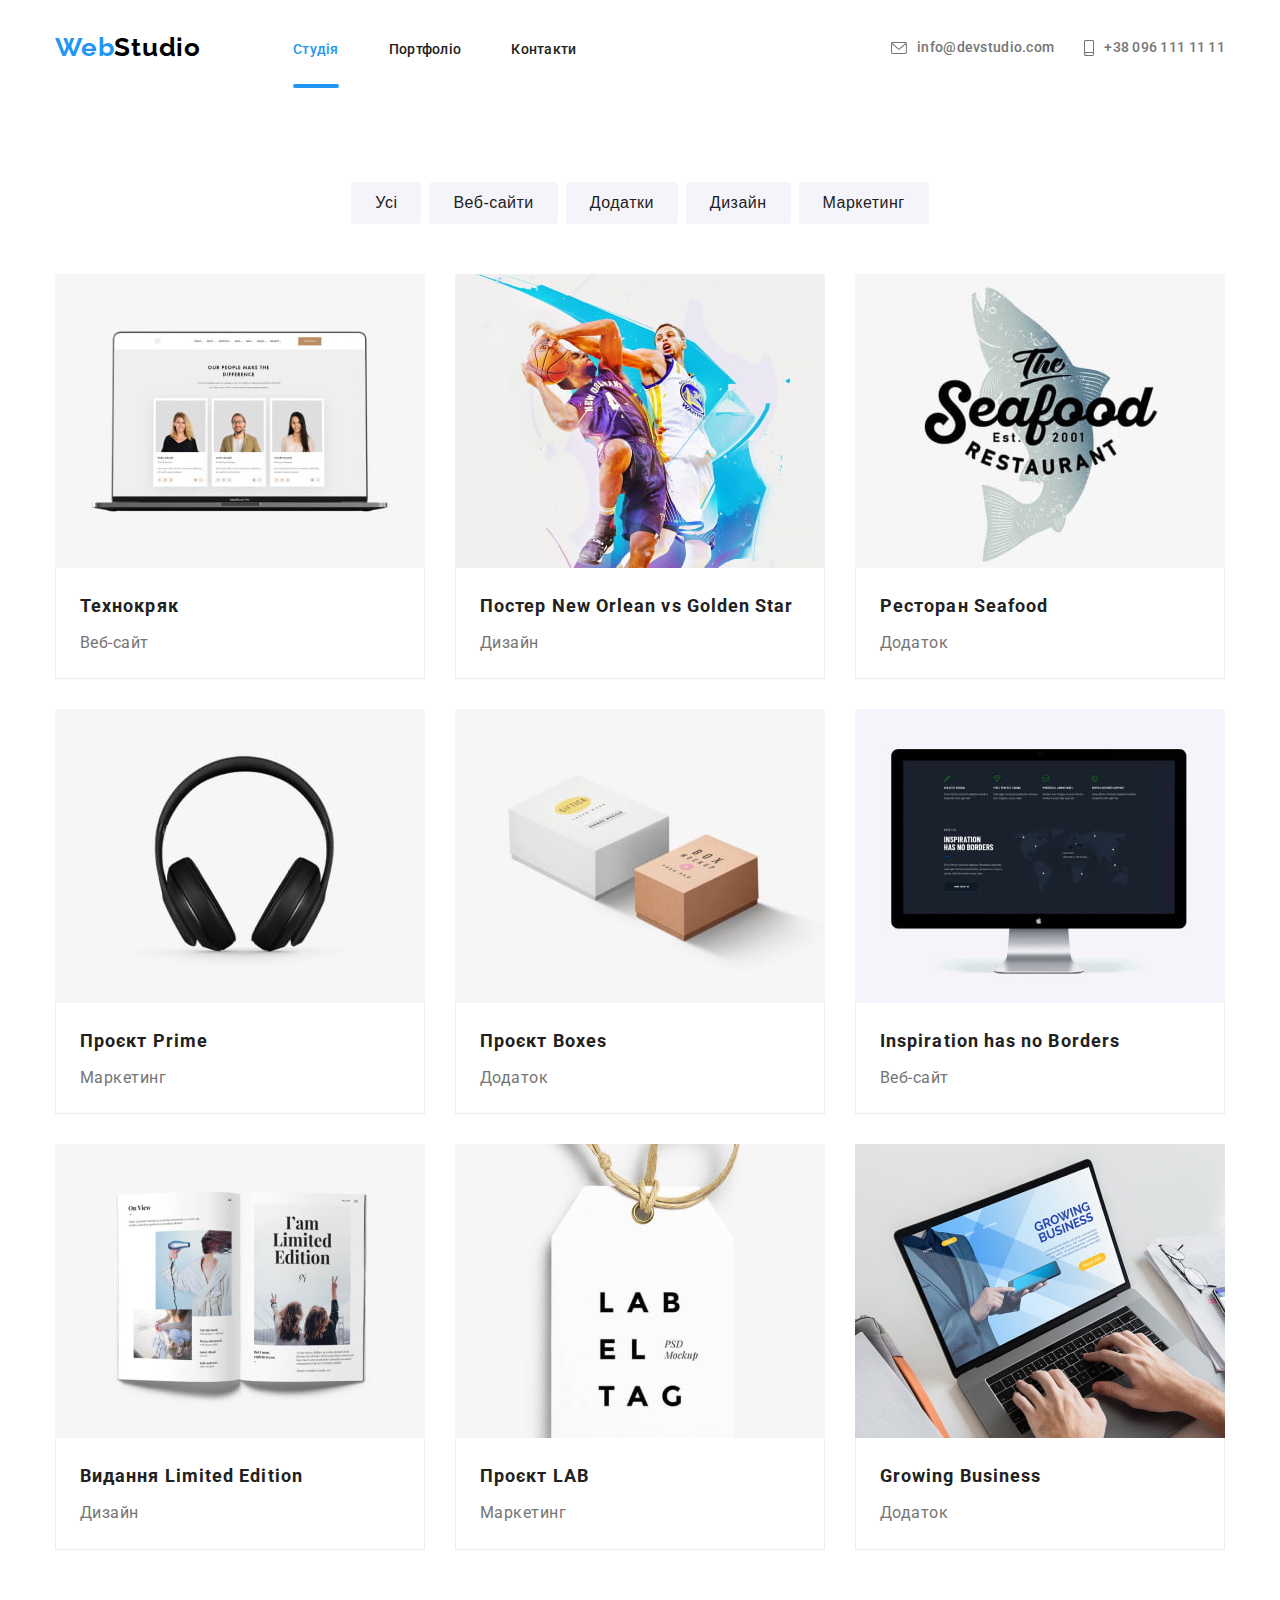
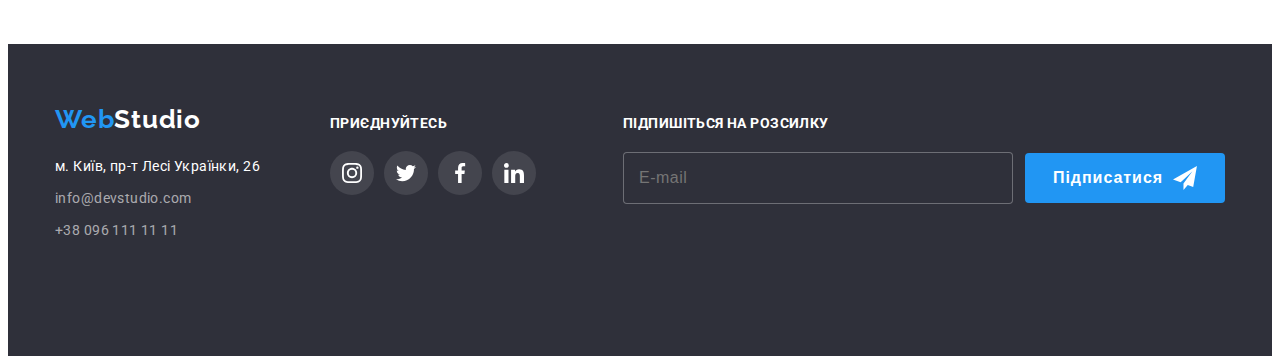
<file: portfolio.html>
<!DOCTYPE html>
<html lang="uk-UA">
  <head>
    <meta charset="UTF-8" />
    <meta http-equiv="X-UA-Compatible" content="IE=edge" />
    <meta name="viewport" content="width=device-width, initial-scale=1.0" />
    <title>goit-markup-hw-08</title>
    <link rel="preconnect" href="https://fonts.googleapis.com" />
    <link rel="preconnect" href="https://fonts.gstatic.com" crossorigin />
    <link
      href="https://fonts.googleapis.com/css2?family=Raleway:wght@700&family=Roboto:wght@400;500;700;900&display=swap"
      rel="stylesheet"
    />
    <link
      rel="stylesheet"
      href="https://cdnjs.cloudflare.com/ajax/libs/modern-normalize/1.1.0/modern-normalize.min.css"
      integrity="sha512-wpPYUAdjBVSE4KJnH1VR1HeZfpl1ub8YT/NKx4PuQ5NmX2tKuGu6U/JRp5y+Y8XG2tV+wKQpNHVUX03MfMFn9Q=="
      crossorigin="anonymous"
      referrerpolicy="no-referrer"
    />
    <link rel="stylesheet" href="./css/main.min.css" />
  </head>
  <body class="body">
    <header class="page-header">
      <div class="container">
        <div class="logo">
          <a class="logo__link" href="./index.html" lang="en">
            <span class="logo__span logo__span--main">Web</span>
            <span class="logo__span logo__span--dark">Studio</span>
          </a>
        </div>
        <nav class="nav menu">
          <ul class="nav-list">
            <li class="nav-list__item">
              <a
                class="nav-list__link nav-list__link--current"
                href="./index.html"
              >
                Студія
              </a>
            </li>
            <li class="nav-list__item">
              <a class="nav-list__link" href="./portfolio.html"> Портфоліо </a>
            </li>
            <li class="nav-list__item">
              <a class="nav-list__link" href="link"> Контакти </a>
            </li>
          </ul>
        </nav>
        <button
          class="menu-toggle js-open-menu"
          aria-expanded="false"
          aria-controls="mobile-menu"
        >
          <svg class="menu-toggle__icon" width="24" height="16">
            <use href="./images/icons.svg#menu"></use>
          </svg>
        </button>

        <ul class="contacts-list menu">
          <li class="contacts-list__item">
            <a class="contacts-list__link" href="mailto:info@devstudio.com">
              <svg class="contacts-list__icon" width="16" height="12">
                <use href="./images/icons.svg#envelope-1"></use>
              </svg>
              <p class="contacts-list__text">info@devstudio.com</p>
            </a>
          </li>
          <li class="contacts-list__item">
            <a class="contacts-list__link" href="tel:+380961111111">
              <svg class="contacts-list__icon" width="10" height="16">
                <use href="./images/icons.svg#smartphone-1"></use>
              </svg>
              <p class="contacts-list__text">+38 096 111 11 11</p>
            </a>
          </li>
        </ul>
      </div>
    </header>

    <main>
      <!-- Portfolio Section -->
      <section class="portfolio-section">
        <h1
          class="feature-section feature-section__title feature-section__title--hidden"
        >
          Портфоліо
        </h1>
        <ul class="container btn-set">
          <li>
            <button class="btn-set__button" type="button">Усі</button>
          </li>
          <li>
            <button class="btn-set__button" type="button">Веб-сайти</button>
          </li>
          <li>
            <button class="btn-set__button" type="button">Додатки</button>
          </li>
          <li>
            <button class="btn-set__button" type="button">Дизайн</button>
          </li>
          <li>
            <button class="btn-set__button" type="button">Маркетинг</button>
          </li>
        </ul>
        <div class="container">
          <ul class="card-set">
            <li class="card-item">
              <a
                class="card-item__link"
                href="link"
                target="_blank"
                rel="noopener noreferrer"
              >
                <div class="card-box">
                  <img
                    src="./images/portfolio-img-6.jpg"
                    alt="Технокряк - Веб-сайт"
                    width="370"
                  />
                  <div class="card-box__overlay">
                    <p class="card-box__text">
                      Ресурс пропонує комплексні пропозиції з різним рівнем
                      функціоналу та сервісів. Все це дозволить відвідувачу
                      отримати вичерпні відомості про компанію чи приватну
                      особу.
                    </p>
                  </div>
                </div>
                <div class="card-item__name">
                  <h2 class="card-item__title">Технокряк</h2>
                  <p class="card-item__text">Веб-сайт</p>
                </div>
              </a>
            </li>

            <li class="card-item">
              <a
                class="card-item__link"
                href="link"
                target="_blank"
                rel="noopener noreferrer"
              >
                <div class="card-box">
                  <img
                    src="./images/portfolio-img-4.jpg"
                    alt="Постер New Orlean vs Golden Star - Дизайн"
                    width="370"
                  />
                  <div class="card-box__overlay">
                    <p class="card-box__text">
                      Ресурс пропонує комплексні пропозиції з різним рівнем
                      функціоналу та сервісів. Все це дозволить відвідувачу
                      отримати вичерпні відомості про компанію чи приватну
                      особу.
                    </p>
                  </div>
                </div>
                <div class="card-item__name">
                  <h2 class="card-item__title">
                    Постер <span lang="en">New Orlean vs Golden Star</span>
                  </h2>
                  <p class="card-item__text">Дизайн</p>
                </div>
              </a>
            </li>

            <li class="card-item">
              <a
                class="card-item__link"
                href="link"
                target="_blank"
                rel="noopener noreferrer"
              >
                <div class="card-box">
                  <img
                    src="./images/portfolio-img-5.jpg"
                    alt="Ресторан Seafood - Додаток"
                    width="370"
                  />
                  <div class="card-box__overlay">
                    <p class="card-box__text">
                      Ресурс пропонує комплексні пропозиції з різним рівнем
                      функціоналу та сервісів. Все це дозволить відвідувачу
                      отримати вичерпні відомості про компанію чи приватну
                      особу.
                    </p>
                  </div>
                </div>
                <div class="card-item__name">
                  <h2 class="card-item__title">
                    Ресторан <span lang="en">Seafood</span>
                  </h2>
                  <p class="card-item__text">Додаток</p>
                </div>
              </a>
            </li>

            <li class="card-item">
              <a
                class="card-item__link"
                href="link"
                target="_blank"
                rel="noopener noreferrer"
              >
                <div class="card-box">
                  <img
                    src="./images/portfolio-img-7.jpg"
                    alt="Проєкт Prime - Маркетинг"
                    width="370"
                  />
                  <div class="card-box__overlay">
                    <p class="card-box__text">
                      Ресурс пропонує комплексні пропозиції з різним рівнем
                      функціоналу та сервісів. Все це дозволить відвідувачу
                      отримати вичерпні відомості про компанію чи приватну
                      особу.
                    </p>
                  </div>
                </div>
                <div class="card-item__name">
                  <h2 class="card-item__title">
                    Проєкт <span lang="en">Prime</span>
                  </h2>
                  <p class="card-item__text">Маркетинг</p>
                </div>
              </a>
            </li>

            <li class="card-item">
              <a
                class="card-item__link"
                href="link"
                target="_blank"
                rel="noopener noreferrer"
              >
                <div class="card-box">
                  <img
                    src="./images/portfolio-img-8.jpg"
                    alt="Проєкт Boxes - Додаток"
                    width="370"
                  />
                  <div class="card-box__overlay">
                    <p class="card-box__text">
                      Ресурс пропонує комплексні пропозиції з різним рівнем
                      функціоналу та сервісів. Все це дозволить відвідувачу
                      отримати вичерпні відомості про компанію чи приватну
                      особу.
                    </p>
                  </div>
                </div>
                <div class="card-item__name">
                  <h2 class="card-item__title">
                    Проєкт <span lang="en">Boxes</span>
                  </h2>
                  <p class="card-item__text">Додаток</p>
                </div>
              </a>
            </li>

            <li class="card-item">
              <a
                class="card-item__link"
                href="link"
                target="_blank"
                rel="noopener noreferrer"
              >
                <div class="card-box">
                  <img
                    src="./images/portfolio-img-9.jpg"
                    alt="Inspiration has no Borders - Веб-сайт"
                    width="370"
                  />
                  <div class="card-box__overlay">
                    <p class="card-box__text">
                      Ресурс пропонує комплексні пропозиції з різним рівнем
                      функціоналу та сервісів. Все це дозволить відвідувачу
                      отримати вичерпні відомості про компанію чи приватну
                      особу.
                    </p>
                  </div>
                </div>
                <div class="card-item__name">
                  <h2 class="card-item__title" lang="en">
                    Inspiration has no Borders
                  </h2>
                  <p class="card-item__text">Веб-сайт</p>
                </div>
              </a>
            </li>

            <li class="card-item">
              <a
                class="card-item__link"
                href="link"
                target="_blank"
                rel="noopener noreferrer"
              >
                <div class="card-box">
                  <img
                    src="./images/portfolio-img-1.jpg"
                    alt="Видання Limited Edition - Дизайн"
                    width="370"
                  />
                  <div class="card-box__overlay">
                    <p class="card-box__text">
                      Ресурс пропонує комплексні пропозиції з різним рівнем
                      функціоналу та сервісів. Все це дозволить відвідувачу
                      отримати вичерпні відомості про компанію чи приватну
                      особу.
                    </p>
                  </div>
                </div>
                <div class="card-item__name">
                  <h2 class="card-item__title">
                    Видання <span lang="en">Limited Edition</span>
                  </h2>
                  <p class="card-item__text">Дизайн</p>
                </div>
              </a>
            </li>

            <li class="card-item">
              <a
                class="card-item__link"
                href="link"
                target="_blank"
                rel="noopener noreferrer"
              >
                <div class="card-box">
                  <img
                    src="./images/portfolio-img-2.jpg"
                    alt="Проєкт LAB - Маркетинг"
                    width="370"
                  />
                  <div class="card-box__overlay">
                    <p class="card-box__text">
                      Ресурс пропонує комплексні пропозиції з різним рівнем
                      функціоналу та сервісів. Все це дозволить відвідувачу
                      отримати вичерпні відомості про компанію чи приватну
                      особу.
                    </p>
                  </div>
                </div>
                <div class="card-item__name">
                  <h2 class="card-item__title">
                    Проєкт <span lang="en">LAB</span>
                  </h2>
                  <p class="card-item__text">Маркетинг</p>
                </div>
              </a>
            </li>

            <li class="card-item">
              <a
                class="card-item__link"
                href="link"
                target="_blank"
                rel="noopener noreferrer"
              >
                <div class="card-box">
                  <img
                    src="./images/portfolio-img-3.jpg"
                    alt="Growing Business - Додаток"
                    width="370"
                  />
                  <div class="card-box__overlay">
                    <p class="card-box__text">
                      Ресурс пропонує комплексні пропозиції з різним рівнем
                      функціоналу та сервісів. Все це дозволить відвідувачу
                      отримати вичерпні відомості про компанію чи приватну
                      особу.
                    </p>
                  </div>
                </div>
                <div class="card-item__name">
                  <h2 class="card-item__title" lang="en">Growing Business</h2>
                  <p class="card-item__text">Додаток</p>
                </div>
              </a>
            </li>
          </ul>
        </div>
      </section>
    </main>

    <footer class="footer">
      <div class="container">
        <div class="footer-main-socials">
          <div class="footer-main">
            <div class="logo">
              <a
                class="logo__link logo__link--footer"
                href="./index.html"
                lang="en"
              >
                <span class="logo__span logo__span--main">Web</span>
                <span class="logo__span logo__span--light">Studio</span>
              </a>
            </div>
            <address class="address">
              <ul class="address__list">
                <li class="address__item">м. Київ, пр-т Лесі Українки, 26</li>
                <li class="address__item">
                  <a class="address__link" href="mailto:info@devstudio.com">
                    info@devstudio.com
                  </a>
                </li>
                <li class="address__item">
                  <a class="address__link" href="tel:+380961111111">
                    +38 096 111 11 11
                  </a>
                </li>
              </ul>
            </address>
          </div>
          <div class="footer-socials">
            <h4 class="footer-socials__title">приєднуйтесь</h4>
            <ul class="footer-socials__list">
              <li class="footer-socials__item">
                <a
                  class="footer-socials__link"
                  href="https://www.instagram.com/"
                  target="_blank"
                  rel="noopener noreferrer"
                >
                  <svg class="footer-socials__icon" width="20" height="20">
                    <use href="./images/icons.svg#instagram"></use>
                  </svg>
                </a>
              </li>

              <li class="footer-socials__item">
                <a
                  class="footer-socials__link"
                  href="https://www.twitter.com/"
                  target="_blank"
                  rel="noopener noreferrer"
                >
                  <svg class="footer-socials__icon" width="20" height="20">
                    <use href="./images/icons.svg#twitter"></use>
                  </svg>
                </a>
              </li>

              <li class="footer-socials__item">
                <a
                  class="footer-socials__link"
                  href="https://www.facebook.com/"
                  target="_blank"
                  rel="noopener noreferrer"
                >
                  <svg class="footer-socials__icon" width="20" height="20">
                    <use href="./images/icons.svg#facebook"></use>
                  </svg>
                </a>
              </li>

              <li class="footer-socials__item">
                <a
                  class="footer-socials__link"
                  href="https://www.linkedin.com/"
                  target="_blank"
                  rel="noopener noreferrer"
                >
                  <svg class="footer-socials__icon" width="20" height="20">
                    <use href="./images/icons.svg#linkedin"></use>
                  </svg>
                </a>
              </li>
            </ul>
          </div>
        </div>
        <div class="footer-subscribe">
          <form class="footer-form">
            <p class="footer-form__title">Підпишіться на розсилку</p>
            <div class="footer-form__box">
              <input
                class="footer-form__input"
                type="email"
                name="subscribe"
                placeholder="E-mail"
              />
              <button class="footer-form__btn" type="submit">
                Підписатися
                <svg class="footer-form__icon" width="24" height="24">
                  <use href="./images/icons.svg#send"></use>
                </svg>
              </button>
            </div>
          </form>
        </div>
      </div>
    </footer>
  </body>
</html>
</file>
<file: css/main.min.css>
:root{--brand-color: #757575;--accent-color: #2196F3;--primary-color: #212121;--secondary-color: #000000;--white-color: #FFFFFF;--white-opacity: rgba(255, 255, 255, .6);--bg-color: #2F303A;--button-color: #F5F4FA;--hero-button: #188CE8;--header-line: #ECECEC;--card-border: #EEEEEE;--hero-gradient: rgba(47, 48, 58, 0.4);--occupation-gradient: rgba(47, 48, 58, 0.8);--icon-color: #AFB1B8;--icon-opacity: rgba(255, 255, 255, .1);--overlay-color: rgba(33, 150, 243, 0.9);--backdrop-color: rgba(0, 0, 0, 0.2);--border-color: rgba(0, 0, 0, 0.1);--transition-duration: 250ms;--cubic-bezier: cubic-bezier(0.4, 0, 0.2, 1)}ul,p,h1,h2,h3,h4,h5,h6,span,div,a{list-style:none;padding:0;margin:0;text-decoration:none}img{display:block;max-width:100%;height:auto}.body{color:var(--brand-color);background-color:var(--white-color);font-family:"Roboto",sans-serif}.container{min-width:320px;max-width:1170px;padding-left:15px;padding-right:15px;margin-left:auto;margin-right:auto}@media screen and (min-width: 768px){.container{width:768px}}@media screen and (min-width: 1200px){.container{width:1200px}}.section{padding-top:60px;padding-bottom:60px}@media screen and (min-width: 1200px){.section{padding-top:94px;padding-bottom:94px}}.header{border-bottom:1px solid var(--header-line)}@media screen and (min-width: 1200px){.nav.menu{margin-left:92px;margin-right:auto}}.logo__link{display:inline-flex;padding-top:15px;padding-bottom:15px;font-family:"Raleway",sans-serif;font-weight:700;font-size:24px;line-height:1.2;letter-spacing:.03em}@media screen and (min-width: 1200px){.logo__link{font-size:26px}}.logo__span--main{color:var(--accent-color)}.logo__span--dark{color:var(--secondary-color)}.nav-mobile{display:flex;align-items:center;justify-content:space-between;min-height:60px}.nav-list{display:flex;gap:50px;margin-left:auto;margin-right:auto}.nav-list__item:last-child{margin-bottom:0}.nav-list__link{padding-top:20px;padding-bottom:33px;color:var(--primary-color);font-weight:500;font-size:14px;line-height:1.2;letter-spacing:.02em;transition:color var(--transition-duration) var(--cubic-bezier)}.nav-list__link:hover,.nav-list__link:focus{color:var(--accent-color)}@media screen and (min-width: 768px){.nav-list__link{padding-top:5px;padding-bottom:5px}}.nav-list__link--current{position:relative;color:var(--accent-color)}.nav-list__link--current::after{content:"";position:absolute;left:0;bottom:-26px;width:100%;height:4px;background-color:var(--accent-color);border-radius:2px}@media screen and (min-width: 768px){.contacts-list.menu{display:block}}@media screen and (min-width: 1200px){.contacts-list.menu{display:flex;gap:30px}}.contacts-list__item{margin-top:32px}@media screen and (min-width: 768px){.contacts-list__item{margin:0}}.contacts-list__link{display:flex;align-items:center;padding-top:20px;padding-bottom:33px;color:var(--brand-color);font-weight:500;font-size:14px;line-height:1.1;letter-spacing:.02em;transition:color var(--transition-duration) var(--cubic-bezier)}.contacts-list__link:hover,.contacts-list__link:focus{color:var(--accent-color)}.contacts-list__link:hover .contacts-list__icon,.contacts-list__link:focus .contacts-list__icon{fill:var(--accent-color)}@media screen and (min-width: 768px){.contacts-list__link{padding-top:5px;padding-bottom:5px;font-size:12px}}@media screen and (min-width: 1200px){.contacts-list__link{font-size:14px}}.contacts-list__icon{margin-right:10px;fill:var(--brand-color);transition:fill var(--transition-duration) var(--cubic-bezier)}.contacts-list__text-tel{font-weight:500;font-size:34px;line-height:1.2;letter-spacing:.02em;color:var(--accent-color)}.contacts-list__text-email{font-weight:500;font-size:24px;line-height:1.2;letter-spacing:.02em;color:var(--brand-color)}.hero-section{display:flex;flex-direction:column;justify-content:center;align-items:center;width:100vw;height:auto;max-width:100%;margin-left:auto;margin-right:auto;padding-top:118px;padding-bottom:118px;text-align:center;background-color:var(--bg-color);background-image:linear-gradient(to left, var(--hero-gradient), var(--hero-gradient)),url("../images/0img.jpg");background-size:cover;background-repeat:no-repeat;background-position:center}@media(min-device-pixel-ratio: 2),(-webkit-min-device-pixel-ratio: 2),(min-resolution: 192dpi),(min-resolution: 2dppx){.hero-section{background-image:linear-gradient(to left, var(--hero-gradient), var(--hero-gradient)),url("../images/0img@2x.jpg")}}@media screen and (min-width: 768px){.hero-section{background-image:linear-gradient(to left, var(--hero-gradient), var(--hero-gradient)),url("../images/8img.jpg")}}@media screen and (min-width: 768px)and (min-device-pixel-ratio: 2),screen and (min-width: 768px)and (-webkit-min-device-pixel-ratio: 2),screen and (min-width: 768px)and (min-resolution: 192dpi),screen and (min-width: 768px)and (min-resolution: 2dppx){.hero-section{background-image:linear-gradient(to left, var(--hero-gradient), var(--hero-gradient)),url("../images/8img@2x.jpg")}}@media screen and (min-width: 1200px){.hero-section{background-image:linear-gradient(to left, var(--hero-gradient), var(--hero-gradient)),url("../images/9img.jpg");padding-top:200px;padding-bottom:200px}}@media screen and (min-width: 1200px)and (min-device-pixel-ratio: 2),screen and (min-width: 1200px)and (-webkit-min-device-pixel-ratio: 2),screen and (min-width: 1200px)and (min-resolution: 192dpi),screen and (min-width: 1200px)and (min-resolution: 2dppx){.hero-section{background-image:linear-gradient(to left, var(--hero-gradient), var(--hero-gradient)),url("../images/9img@2x.jpg")}}.hero-section__title{max-width:75%;margin-left:auto;margin-right:auto;margin-bottom:30px;font-weight:900;font-size:26px;line-height:1.6;letter-spacing:.06em;text-transform:uppercase;color:var(--white-color)}@media screen and (min-width: 1200px){.hero-section__title{font-size:44px;line-height:1.4}}.hero-section__btn{cursor:pointer;border-radius:4px;padding:10px 24px;color:var(--white-color);background-color:var(--accent-color);border:0;font-weight:700;font-size:16px;line-height:1.9;letter-spacing:.06em;transition:background-color var(--transition-duration) var(--cubic-bezier)}.hero-section__btn:hover,.hero-section__btn:focus{background-color:var(--hero-button)}.feature-section__title--hidden{position:absolute;width:1px;height:1px;margin:-1px;border:0;padding:0;white-space:nowrap;-webkit-clip-path:inset(100%);clip-path:inset(100%);clip:rect(0 0 0 0);overflow:hidden}@media screen and (min-width: 768px){.feature-list{display:flex;flex-wrap:wrap;margin:-15px}}@media screen and (min-width: 768px){.feature-list__item{width:calc((100% - 60px)/2);margin:15px}}@media screen and (min-width: 1200px){.feature-list__item{width:calc((100% - 120px)/4)}}.feature-card{display:flex;justify-content:center;align-items:center;width:100%;height:120px;margin-top:30px;margin-bottom:30px;background-color:var(--button-color);border-radius:4px}.feature-card__title{text-align:center;color:var(--primary-color);margin-bottom:10px;font-weight:700;font-size:14px;line-height:1.1;letter-spacing:.03em;text-transform:uppercase}@media screen and (min-width: 768px){.feature-card__title{text-align:left}}.feature-card__text{font-size:14px;line-height:1.7;letter-spacing:.03em}.occupation-section{padding-top:0}@media screen and (max-width: 1199px){.occupation-section{display:none}}.occupation-section__title{text-align:center;margin-bottom:50px;color:var(--primary-color);font-weight:700;font-size:36px;line-height:1.2;letter-spacing:.03em}.occupation-list{display:flex;gap:30px}.occupation-card{position:relative}.occupation-card__text{position:absolute;bottom:0;display:flex;width:100%;height:70px;justify-content:center;align-items:center;background-color:var(--occupation-gradient);font-style:normal;font-weight:700;font-size:14px;line-height:1.2;text-align:center;letter-spacing:.03em;text-transform:uppercase;color:var(--white-color)}.team-section{padding-top:60px;padding-bottom:60px;background-color:var(--button-color)}@media screen and (min-width: 1200px){.team-section{padding-top:94px;padding-bottom:94px}}.team-section__title{text-align:center;margin-bottom:30px;color:var(--primary-color);font-weight:700;font-size:28px;line-height:1.2;letter-spacing:.03em}@media screen and (min-width: 1200px){.team-section__title{margin-bottom:50px;font-size:36px}}@media screen and (min-width: 768px){.team-list{display:flex;flex-wrap:wrap;margin:-15px}}.team-card{margin:30px;padding-bottom:24px;text-align:center;border-radius:4px;background-color:var(--white-color);box-shadow:0 2px 1px 0 rgba(0,0,0,.2),0 1px 1px 0 rgba(0,0,0,.14),0 1px 3px 0 rgba(0,0,0,.12)}@media screen and (min-width: 768px){.team-card{width:calc((100% - 60px)/2);margin:15px}}@media screen and (min-width: 1200px){.team-card{width:calc((100% - 120px)/4)}}.team-card__name{margin-top:30px;color:var(--primary-color);font-weight:500;font-size:16px;line-height:1.2;letter-spacing:.03em}.team-card__function{margin-top:10px;font-weight:400;font-size:16px;line-height:1.2;letter-spacing:.03em}.socials-list{display:flex;margin:0;padding:0;list-style:none;margin-top:16px;height:44px;margin-left:auto;margin-right:auto;justify-content:center;align-items:center;gap:10px}.socials-list__link{display:flex;justify-content:center;align-items:center;width:44px;height:44px;border:rgba(0,0,0,0);border-radius:50%;transition:background-color var(--transition-duration) var(--cubic-bezier),border-radius var(--transition-duration) var(--cubic-bezier)}.socials-list__link:hover,.socials-list__link:focus{background-color:var(--accent-color);border-radius:50%}.socials-list__link:hover .socials-list__icon,.socials-list__link:focus .socials-list__icon{fill:var(--white-color)}.socials-list__icon{fill:var(--icon-color);transition:fill var(--transition-duration) var(--cubic-bezier)}.socials-list__icon:hover,.socials-list__icon:focus{fill:var(--white-color)}.clients-section__title{text-align:center;margin-bottom:30px;color:var(--primary-color);font-weight:700;font-size:28px;line-height:1.2;letter-spacing:.03em}@media screen and (min-width: 1200px){.clients-section__title{margin-bottom:50px;font-size:36px}}.clients-list{display:flex;flex-wrap:wrap;margin:-15px}.clients-list__item{width:calc((100% - 60px)/2);margin:15px}@media screen and (min-width: 768px){.clients-list__item{width:calc((100% - 90px)/3)}}@media screen and (min-width: 1200px){.clients-list__item{width:calc((100% - 180px)/6)}}.clients-list__link{display:flex;justify-content:center;align-items:center;width:100%;min-height:92px;cursor:pointer;border:1px solid var(--icon-color);border-radius:4px;transition:border var(--transition-duration) var(--cubic-bezier)}.clients-list__link:hover,.clients-list__link:focus{border:2px solid var(--accent-color);border-radius:4px;outline:none}.clients-list__link:hover .clients-list__icon,.clients-list__link:focus .clients-list__icon{fill:var(--accent-color);outline:none}.clients-list__icon{fill:var(--icon-color);transition:fill var(--transition-duration) var(--cubic-bezier)}.footer{width:100vw;height:auto;max-width:100%;padding-top:60px;background-color:var(--bg-color);min-height:252px;margin-left:auto;margin-right:auto}@media screen and (min-width: 768px){.footer-main-socials{display:flex;justify-content:space-around;align-items:baseline}}@media screen and (min-width: 1200px){.footer-main-socials{gap:70px}}@media screen and (min-width: 1200px){.footer>.container{display:flex;justify-content:space-between;align-items:baseline}}.footer-main{text-align:center}@media screen and (min-width: 1200px){.footer-main{text-align:left}}.logo__link--footer{padding-top:0;padding-bottom:0}.logo__span--light{color:var(--white-color)}.address__list{margin-top:20px}.address__item{margin-bottom:8px;font-weight:400;font-size:14px;line-height:1.7;letter-spacing:.03em;color:var(--white-color);font-style:normal}.address__item:last-child{margin-bottom:0}.address__link{color:var(--white-opacity);font-style:normal;font-weight:400;font-size:14px;line-height:1.7;letter-spacing:.03em;transition:color var(--transition-duration) var(--cubic-bezier)}.address__link:hover,.address__link:focus{color:var(--accent-color)}.footer-socials{margin-top:60px;text-align:center}@media screen and (min-width: 768px){.footer-socials{margin:0}}@media screen and (min-width: 1200px){.footer-socials{text-align:left}}.footer-socials__title{margin-bottom:20px;font-weight:700;font-size:14px;line-height:1.1;letter-spacing:.03em;text-transform:uppercase;color:var(--white-color)}.footer-socials__list{display:flex;height:44px;justify-content:center;align-items:center;gap:10px}.footer-socials__link{display:flex;justify-content:center;align-items:center;width:44px;height:44px;background-color:var(--icon-opacity);border-radius:50%;transition:background-color var(--transition-duration) var(--cubic-bezier)}.footer-socials__link:hover,.footer-socials__link:focus{background-color:var(--accent-color);outline:none}.footer-socials__icon{fill:var(--white-color)}.footer-subscribe{margin-top:60px;text-align:center}@media screen and (min-width: 1200px){.footer-subscribe{display:flex;margin:0}}@media screen and (min-width: 1200px){.footer-form{display:flex;flex-direction:column;align-items:baseline}}.footer-form__title{font-weight:700;font-size:14px;line-height:1.2;letter-spacing:.03em;text-transform:uppercase;color:var(--white-color)}.footer-form__box{display:flex;flex-direction:column;align-items:center;gap:20px;padding-bottom:60px}@media screen and (min-width: 1200px){.footer-form__box{flex-direction:row;align-items:baseline;gap:12px;padding:0}}.footer-form__input{width:100%;margin-top:20px;padding:15px;border:1px solid rgba(255,255,255,.3);border-radius:4px;outline:none;background-color:var(--bg-color);font-weight:400;font-size:16px;line-height:1.3;letter-spacing:.03em;color:var(--white-opacity)}@media screen and (min-width: 768px){.footer-form__input{max-width:450px}}@media screen and (min-width: 1200px){.footer-form__input{width:358px}}.footer-form__btn{display:flex;justify-content:center;align-items:center;gap:10px;padding-left:28px;padding-right:28px;width:200px;height:50px;background-color:var(--accent-color);border-radius:4px;border:none;font-weight:700;font-size:16px;line-height:1.9;text-align:center;letter-spacing:.06em;color:var(--white-color);transition:background-color var(--transition-duration) var(--cubic-bezier)}.footer-form__btn:hover,.footer-form__btn:focus{background-color:var(--hero-button)}.backdrop{position:fixed;top:0;left:0;width:100%;height:100%;padding:95px 15px;background-color:var(--backdrop-color);opacity:1;transition:opacity var(--transition-duration) var(--cubic-bezier);overflow-y:scroll}.backdrop.is-hidden{opacity:0;pointer-events:none}.backdrop.is-hidden .modal{opacity:0;transform:translate(-50%, -50%) scale(1.1)}.modal{position:relative;padding:40px;background-color:var(--white-color);box-shadow:0px 1px 3px rgba(0,0,0,.12),0px 1px 1px rgba(0,0,0,.14),0px 2px 1px rgba(0,0,0,.2);border-radius:4px;opacity:1;transition:transform var(--transition-duration) var(--cubic-bezier),opacity var(--transition-duration) var(--cubic-bezier)}@media screen and (min-width: 768px){.modal{position:absolute;overflow:visible;top:50%;left:50%;transform:translate(-50%, -50%) scale(1);max-width:450px;width:100%}}.modal__close-button{position:absolute;top:8px;right:8px;margin-left:auto;display:flex;align-items:center;width:30px;height:30px;background-color:var(--white-color);border:1px solid var(--border-color);border-radius:50%;transition:border var(--transition-duration) var(--cubic-bezier),background-color var(--transition-duration) var(--cubic-bezier)}.modal__close-button:hover .modal__close-icon,.modal__close-button:focus .modal__close-icon{fill:var(--accent-color)}.modal__close-icon{fill:#000}.modal__close-icon:hover,.modal__close-icon:focus{fill:var(--accent-color)}.modal__title{margin-bottom:12px;font-weight:700;font-size:20px;line-height:1.5;text-align:center;letter-spacing:.03em;color:var(--primary-color)}.modal-form{display:flex;flex-direction:column;width:100%;margin-left:auto;margin-right:auto}.modal-form__box{display:flex;flex-direction:column;margin-bottom:10px}.modal-form__label{margin-bottom:4px;font-weight:400;font-size:12px;line-height:1.2;letter-spacing:.01em}.modal-form__field{position:relative}.modal-form__input{width:100%;height:40px;padding-top:12px;padding-bottom:12px;padding-left:42px;padding-right:12px;border:1px solid rgba(33,33,33,.2);border-radius:4px;transition:border var(--transition-duration) var(--cubic-bezier)}.modal-form__input:focus{border:1px solid var(--accent-color);outline:none}.modal-form__input:focus+.modal-form__icon{fill:var(--accent-color)}.modal-form__icon{position:absolute;top:50%;left:12px;transform:translateY(-50%);fill:var(--primary-color);transition:fill var(--transition-duration) var(--cubic-bezier)}.modal-form__textarea{resize:none;height:120px;padding:12px 16px;border:1px solid rgba(33,33,33,.2);border-radius:4px;transition:border var(--transition-duration) var(--cubic-bezier)}.modal-form__textarea:focus{border:1px solid var(--accent-color);outline:none}.modal-form__textarea::-moz-placeholder{font-weight:400;font-size:12px;line-height:1.2;letter-spacing:.01em;color:rgba(117,117,117,.5)}.modal-form__textarea:-ms-input-placeholder{font-weight:400;font-size:12px;line-height:1.2;letter-spacing:.01em;color:rgba(117,117,117,.5)}.modal-form__textarea::placeholder{font-weight:400;font-size:12px;line-height:1.2;letter-spacing:.01em;color:rgba(117,117,117,.5)}.checkbox__label{position:relative;margin-top:20px;cursor:pointer;font-weight:400;font-size:12px;line-height:1.2;letter-spacing:.03em}.checkbox__input{-webkit-appearance:none;-moz-appearance:none;appearance:none;position:absolute;cursor:pointer}.checkbox__input:checked~.checkbox__icon{border:none;background-image:url(../images/checked.png);background-size:contain;background-origin:border-box}.checkbox__text{display:inline-block;padding-left:24px}.checkbox__link{color:var(--accent-color);text-decoration:underline}.checkbox__icon{position:absolute;top:50%;left:0;transform:translateY(-50%);display:inline-block;width:16px;height:15px;border:2px solid var(--primary-color);border-radius:2px}.modal-form__btn{width:200px;height:50px;background-color:var(--accent-color);color:var(--white-color);margin-left:auto;margin-right:auto;margin-top:30px;padding:10px 52px;box-shadow:0px 4px 4px rgba(0,0,0,.15);border-radius:4px;border:none;font-weight:700;font-size:16px;line-height:1.9;text-align:center;letter-spacing:.06em;transition:background-color var(--transition-duration) var(--cubic-bezier)}.modal-form__btn:hover,.modal-form__btn:focus{background-color:var(--hero-button)}.portfolio-section{padding-top:94px;padding-bottom:94px}.btn-set{display:flex;justify-content:center;gap:8px;margin-bottom:50px}.btn-set__button{padding:6px 22px;color:var(--primary-color);background-color:var(--button-color);font-weight:500;font-size:16px;line-height:1.6;letter-spacing:.03em;border-color:rgba(0,0,0,0);cursor:pointer;border-radius:4px;transition:color var(--transition-duration) var(--cubic-bezier),background-color var(--transition-duration) var(--cubic-bezier),box-shadow var(--transition-duration) var(--cubic-bezier)}.btn-set__button:hover,.btn-set__button:focus{color:var(--white-color);background-color:var(--accent-color);outline:none;box-shadow:0px 3px 1px rgba(0,0,0,.1),0px 1px 2px rgba(0,0,0,.08),0px 2px 2px rgba(0,0,0,.12)}.card-set{display:flex;flex-wrap:wrap;margin-left:-30px;margin-top:-30px}.card-item{flex-basis:calc(33.3333333333% - 30px);margin-left:30px;margin-top:30px}.card-item__link{display:inline-block;transition:box-shadow var(--transition-duration) var(--cubic-bezier)}.card-item__link:link,.card-item__link:visited,.card-item__link:active{text-decoration:none;color:var(--brand-color)}.card-item__link:hover,.card-item__link:focus{box-shadow:0px 1px 1px rgba(0,0,0,.12),0px 4px 4px rgba(0,0,0,.06),1px 4px 6px rgba(0,0,0,.16);outline:none}.card-item__link:hover .card-box__overlay{transform:translateY(0)}.card-box{position:relative;overflow:hidden}.card-box__overlay{position:absolute;top:0;left:0;width:100%;height:100%;display:flex;justify-content:center;align-items:center;background-color:var(--overlay-color);transform:translateY(100%);transition:transform var(--transition-duration) var(--cubic-bezier)}.card-box__text{margin:0;padding:63px 24px;font-weight:400;font-size:18px;line-height:1.6;letter-spacing:.03em;color:var(--white-color)}.card-item__name{padding:20px 24px;background-color:var(--white-color);border:1px solid var(--card-border);border-top:0}.card-item__title{color:var(--primary-color);font-weight:700;font-size:18px;line-height:2;letter-spacing:.06em}.card-item__text{margin-top:4px;font-size:16px;line-height:1.9;letter-spacing:.03em}.container{min-width:320px;max-width:1170px;padding-left:15px;padding-right:15px;margin-left:auto;margin-right:auto}.page-header .container{min-height:80px;display:flex;align-items:center;justify-content:space-between}.menu{display:flex;padding:0;margin:0;list-style:none}@media screen and (max-width: 767px){.menu{display:none}}.menu .link{padding:10px;color:inherit;text-decoration:none}.menu .link:hover,.menu .link:focus{text-decoration:underline}.menu-toggle{min-height:40px;min-width:40px;display:flex;align-items:center;justify-content:center;margin:0;padding:0;background-color:rgba(0,0,0,0);cursor:pointer;border:none;border-radius:50%;outline:none}@media screen and (min-width: 768px){.menu-toggle{display:none}}.menu-toggle:hover,.menu-toggle:focus{background-color:rgba(0,0,0,.1)}.menu-container{position:fixed;top:0;left:0;width:100vw;height:100vh;padding:32px;background-color:var(--white-color);z-index:999;transform:translateX(100%);transition:transform 250ms ease-in-out}.menu-container.is-open{transform:translateX(0)}.menu-container .menu-toggle{position:absolute;top:16px;right:16px}.mobile-menu{padding:0;margin:0;list-style:none}.mobile-menu .link{display:block;padding:10px;text-decoration:none}.menu-toggle:hover .menu-toggle__icon,.menu-toggle:active .menu-toggle__icon,.menu-toggle:focus .menu-toggle__icon{fill:var(--accent-color)}.mobile-nav{display:flex;flex-direction:column;gap:36px;margin-bottom:302px}.mobile-nav__link{font-style:normal;font-weight:500;font-size:40px;line-height:1.2;letter-spacing:.02em;color:var(--primary-color)}.mobile-nav__link:hover,.mobile-nav__link:focus,.mobile-nav__link:active{color:var(--accent-color)}.mobile-contacts{display:flex;flex-direction:column;gap:32px;margin-bottom:64px}.mobile-contacts__tel{font-weight:500;font-size:34px;line-height:1.2;letter-spacing:.02em;color:var(--accent-color)}.mobile-contacts__email{font-weight:500;font-size:24px;line-height:1.2;letter-spacing:.02em;color:var(--brand-color)}.network-list{display:flex;gap:10px;margin-top:64px;margin-bottom:48px}.network-list__link{padding-right:10px;font-weight:500;font-size:18px;line-height:1.2;letter-spacing:.02em;color:var(--accent-color);border-right:1px solid var(--backdrop-color)}.network-list__link--last{border-right:none}/*# sourceMappingURL=main.min.css.map */
</file>
